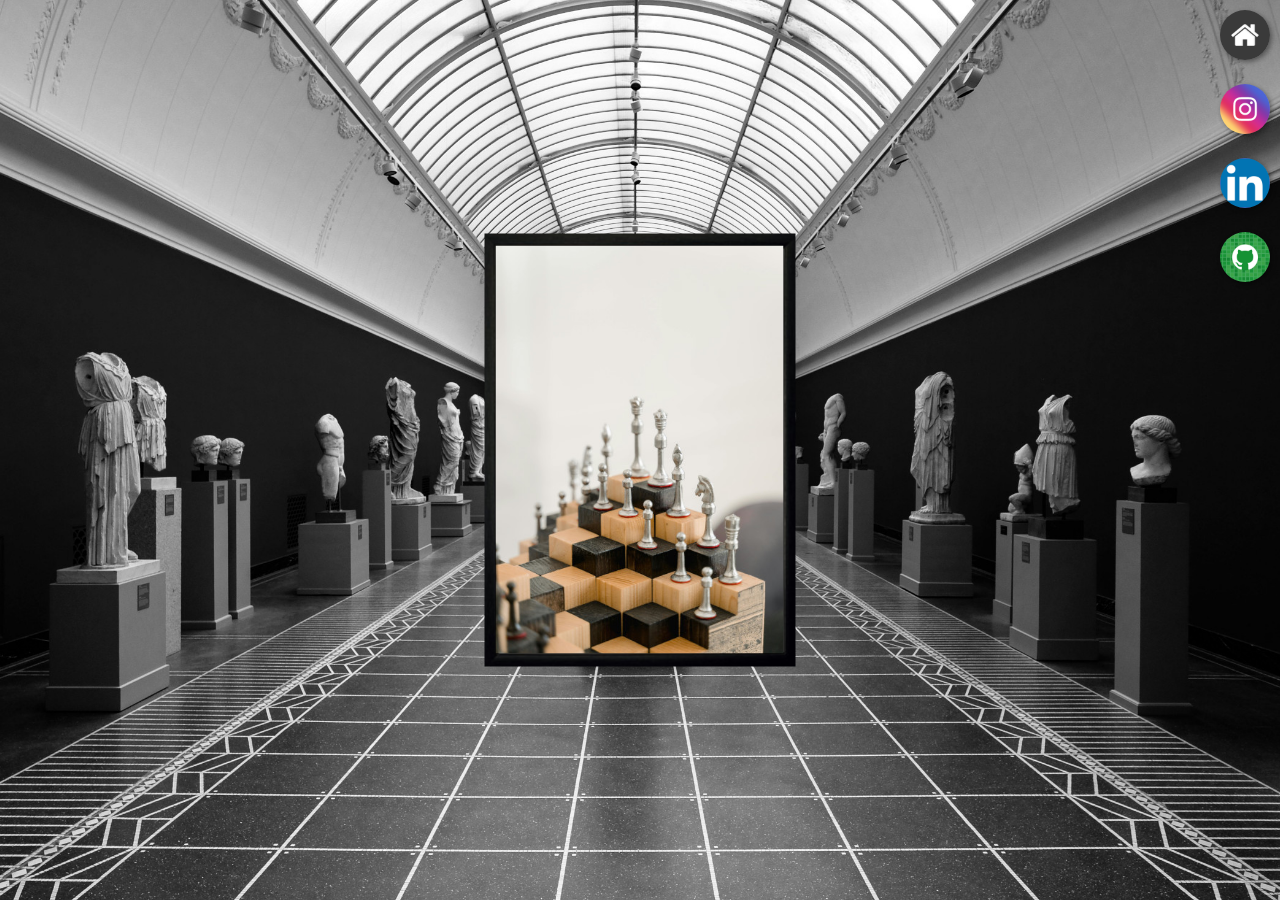
<file: index.html>
<!DOCTYPE html>
<html lang="pt-br">
<head>
    <meta charset="UTF-8">
    <meta http-equiv="X-UA-Compatible" content="IE=edge">
    <meta name="viewport" content="width=device-width, initial-scale=1.0">
    <title>Projeto Redes Sociais</title>
    <link rel="shortcut icon" href="favicon.ico" type="image/x-icon">
    <link rel="stylesheet" href="estilos/style.css">
</head>
<body>
    <main>
        <section id="quadro">
            <iframe src="home.html" name="tela" id="tela" frameborder="0">
                Seu navegador não é compatível com isso
            </iframe>
        </section>

        <section id="menu">
            <a href="home.html" target="tela"><img src="imagens/logo-home.jpg" alt=""></a><br>
            <a href="instagram.html" target="tela"><img src="imagens/logo-instagram.jpg" alt=""></a><br>
            <a href="linkedin.html" target="tela"><img src="imagens/logo-linkedin.jpg" alt=""></a><br>
            <a href="github.html" target="tela"><img src="imagens/logo-github.jpg" alt=""></a>
        </section>
    </main>
</body>
</html>
</file>
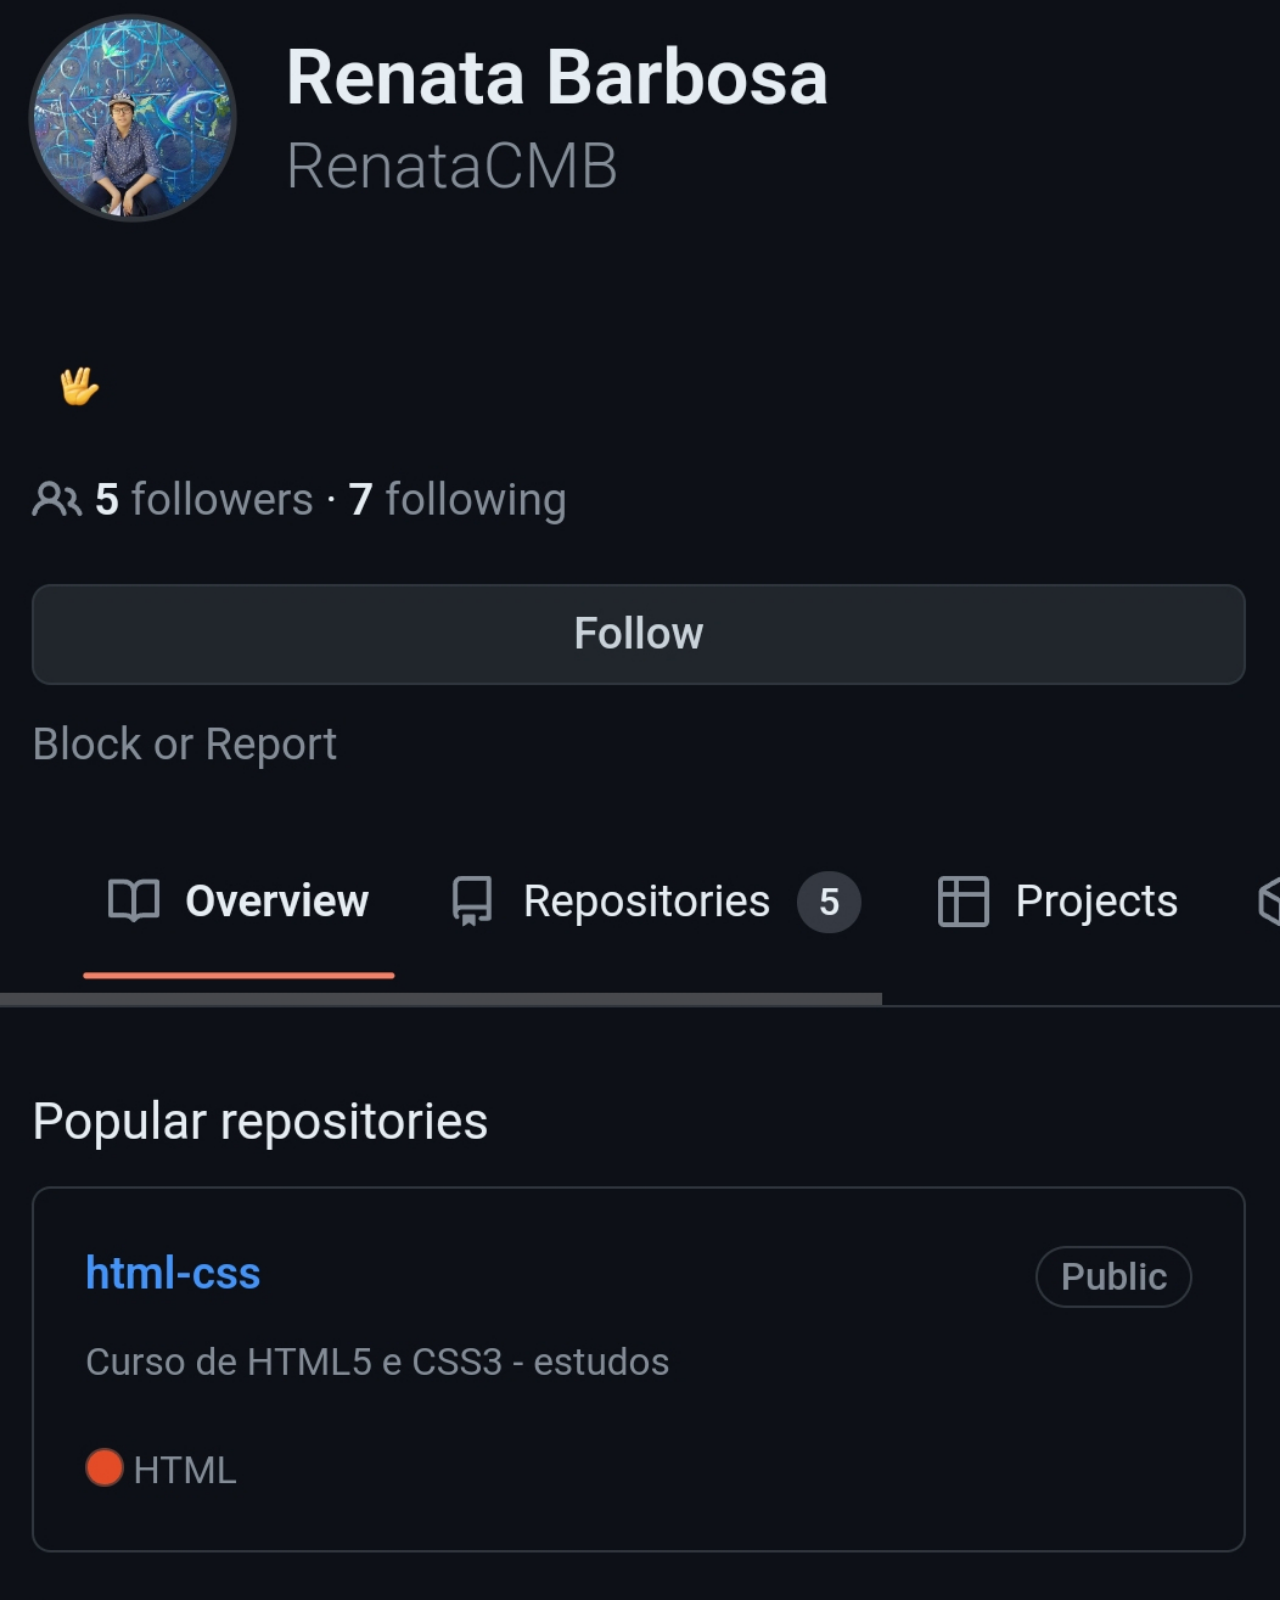
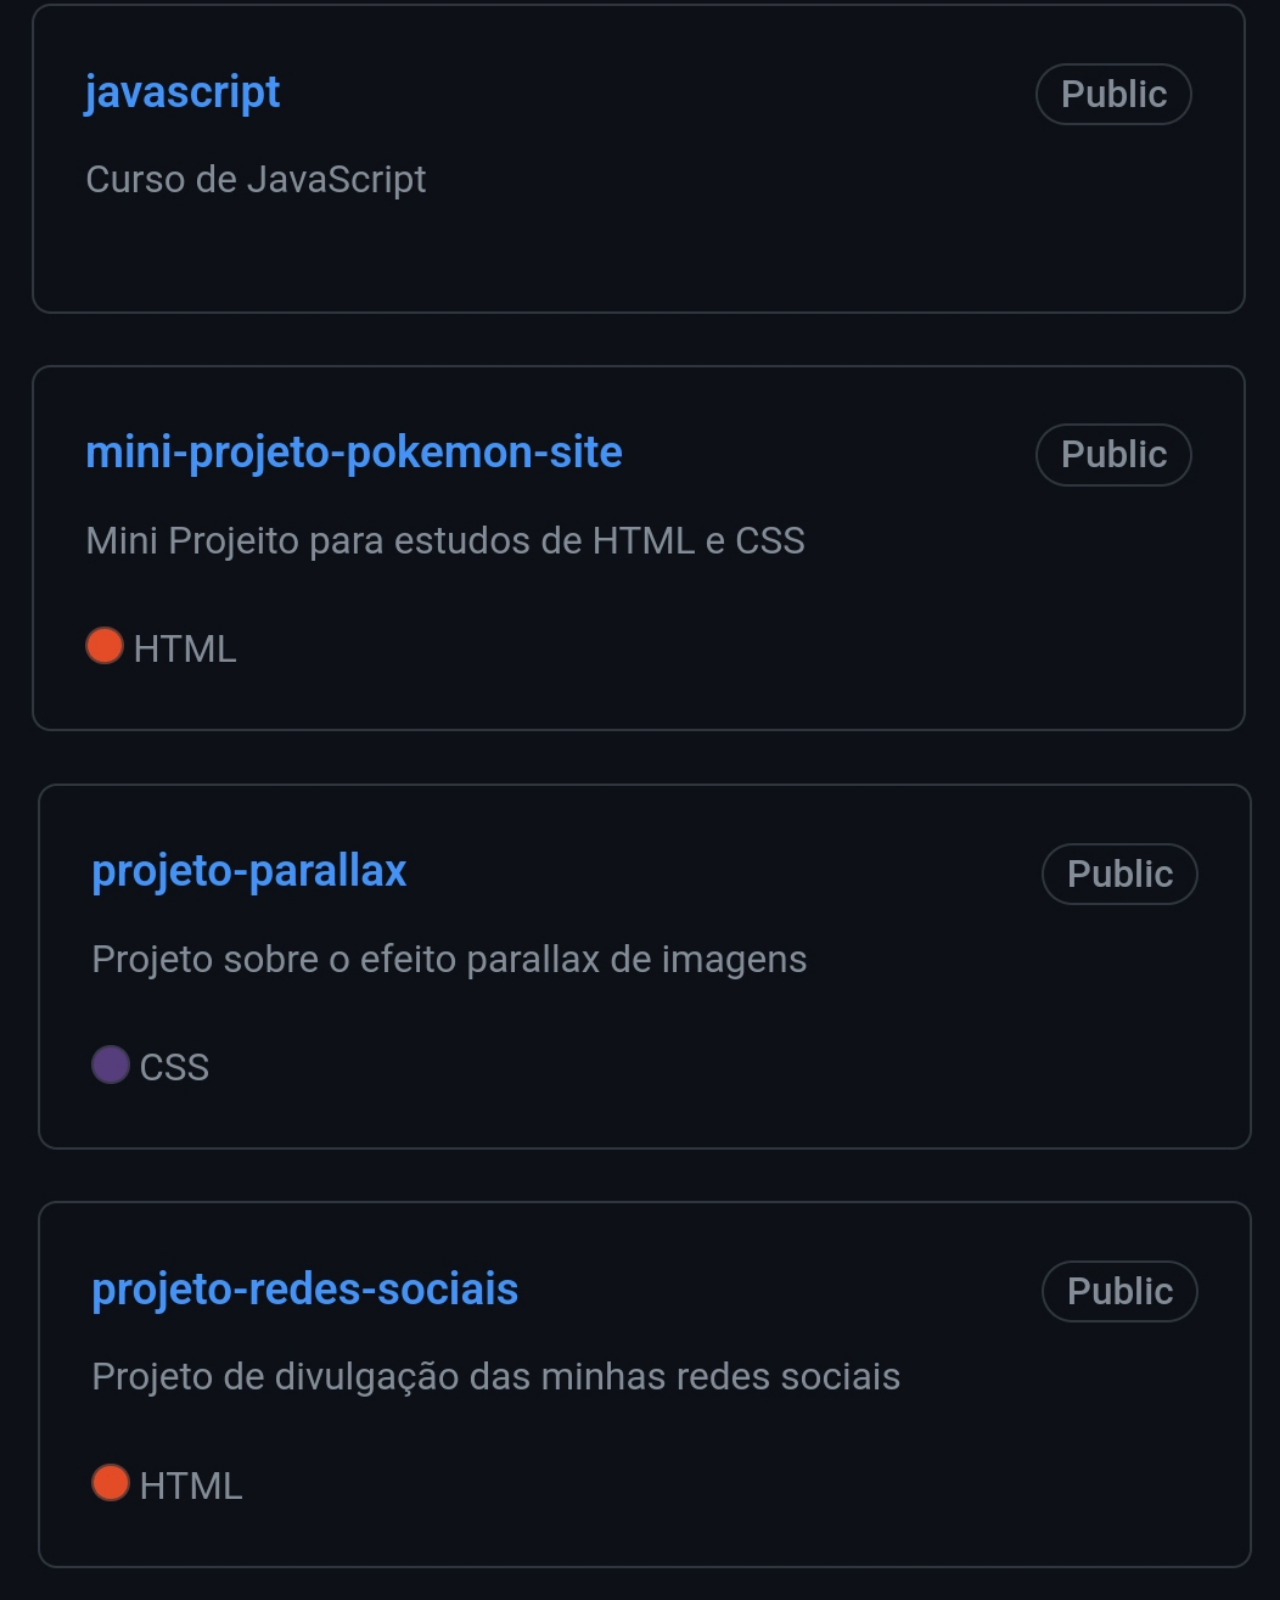
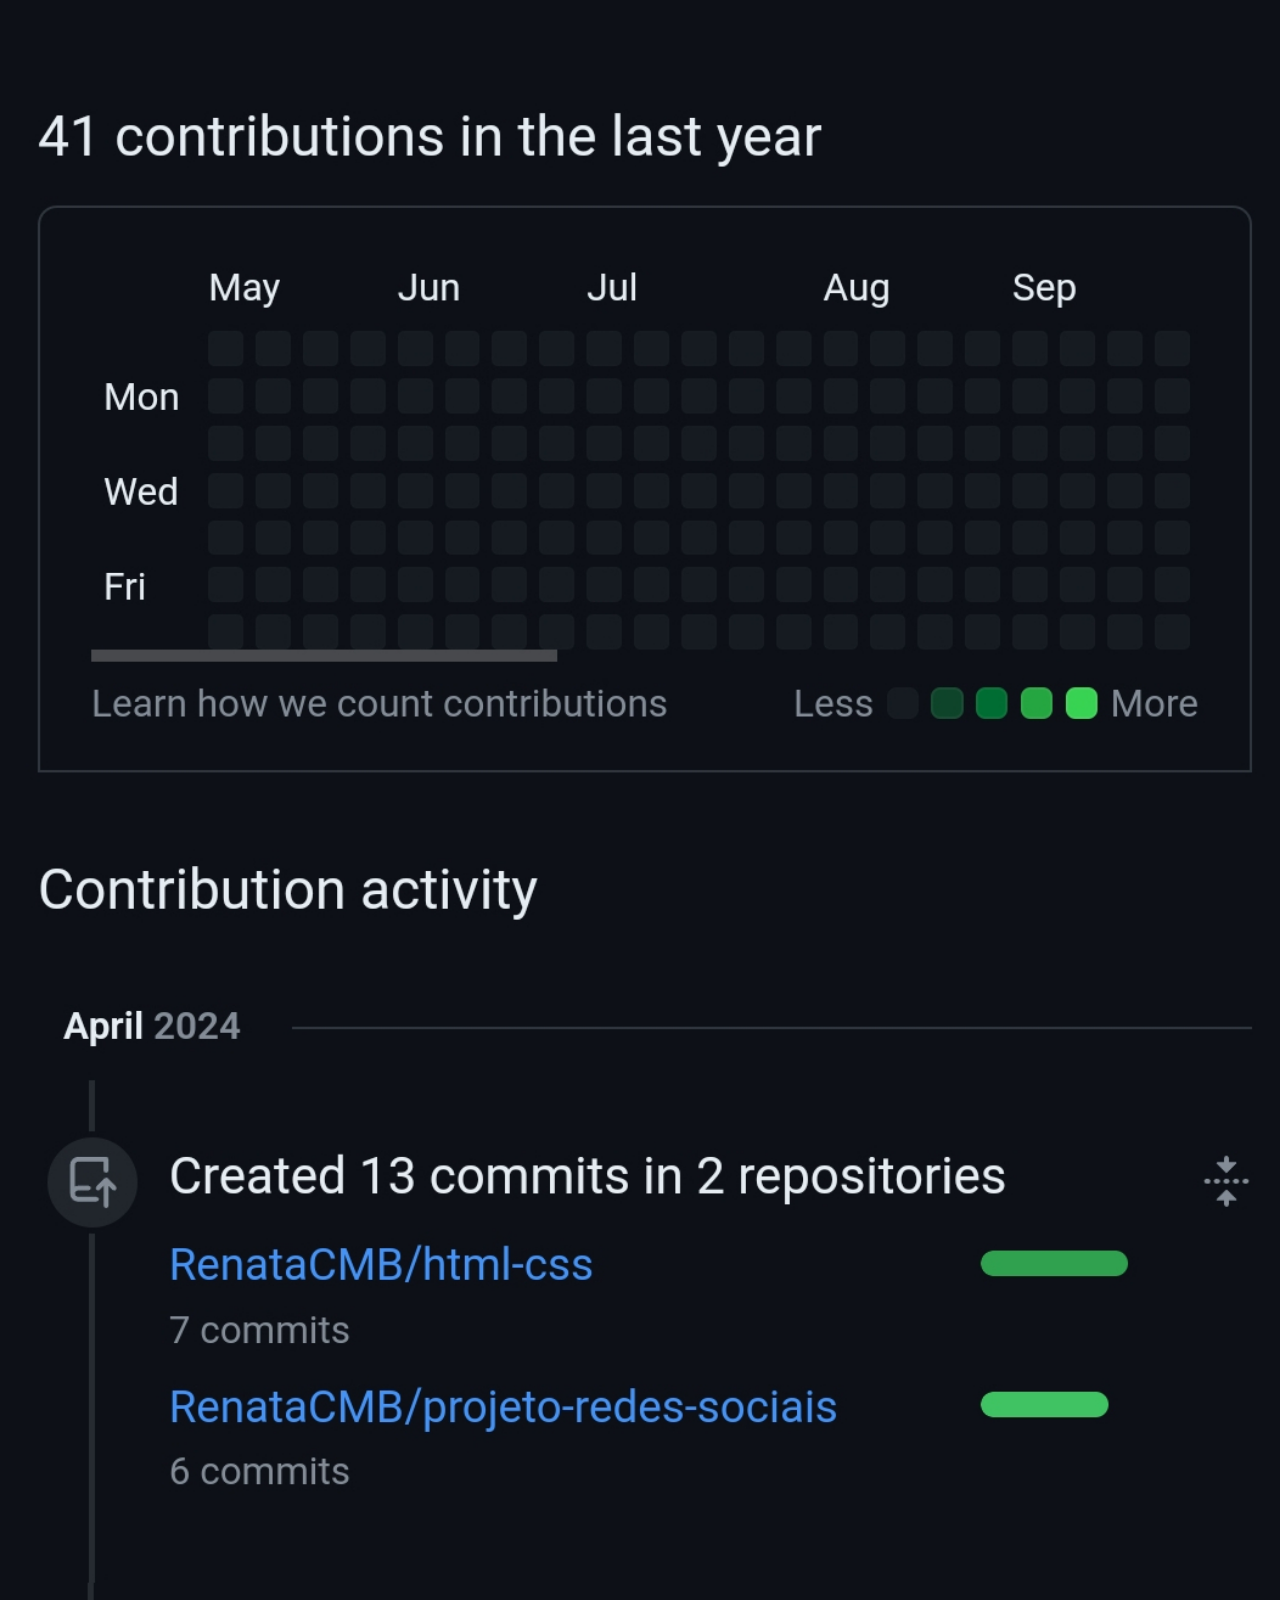
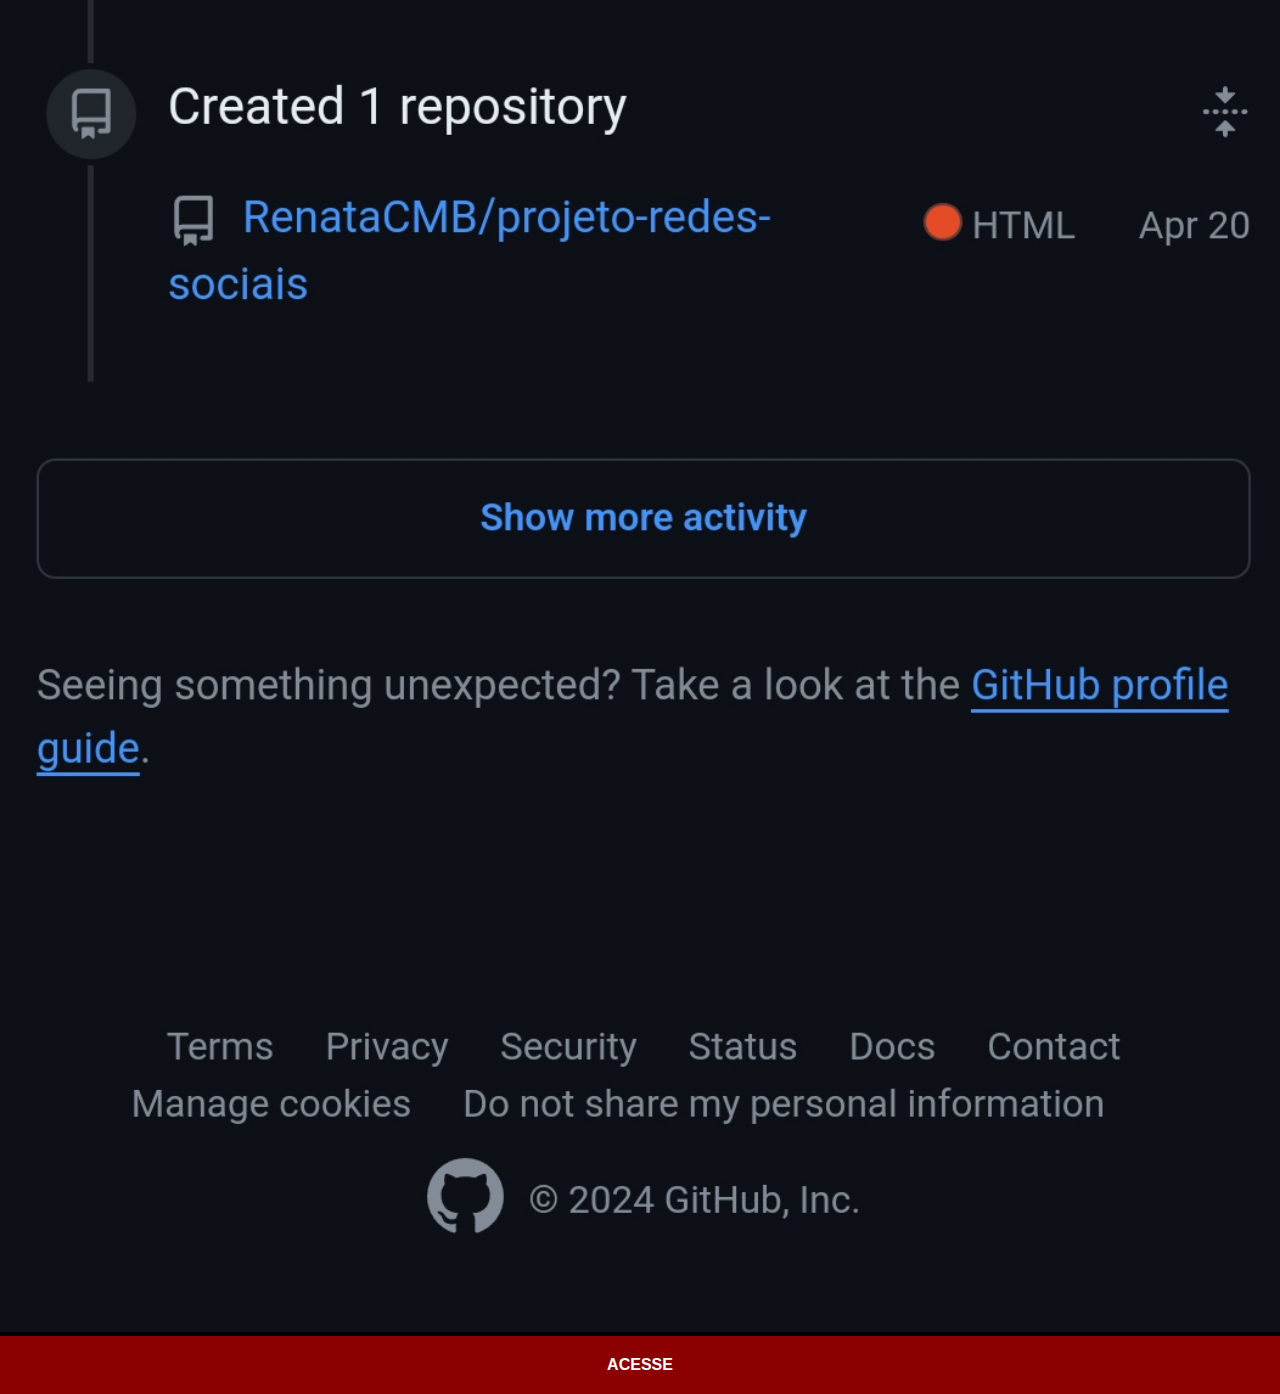
<file: github.html>
<!DOCTYPE html>
<html lang="pt-br">
<head>
    <meta charset="UTF-8">
    <meta http-equiv="X-UA-Compatible" content="IE=edge">
    <meta name="viewport" content="width=device-width, initial-scale=1.0">
    <title>GitHub</title>
    <link rel="stylesheet" href="estilos/social.css">
</head>
<body>
    <img src="imagens/github-ok.jpg" alt="GitHub">
    <a href="https://github.com/RenataCMB" target="_blank">ACESSE</a>
</body>
</html>
</file>
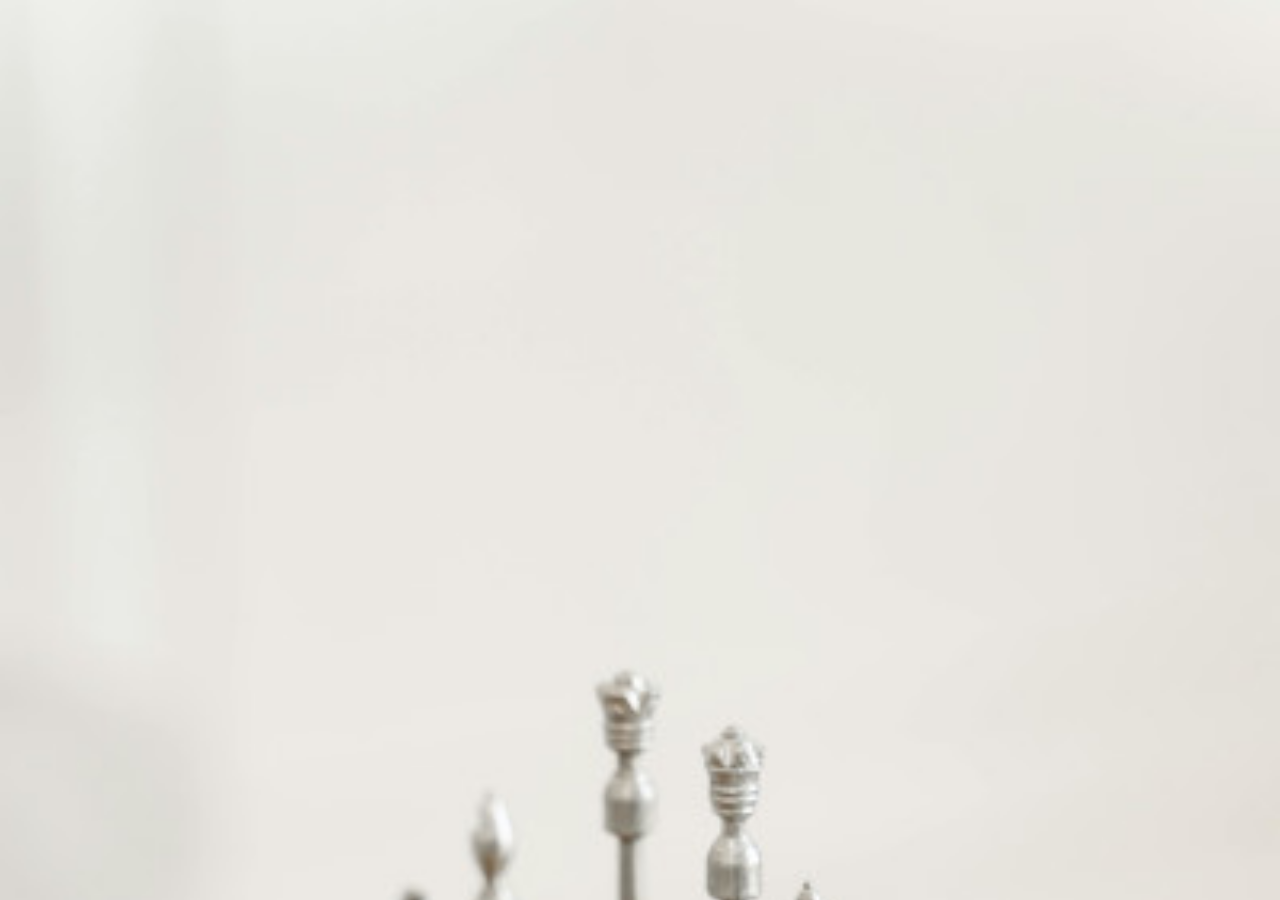
<file: home.html>
<!DOCTYPE html>
<html lang="pt-br">
<head>
    <meta charset="UTF-8">
    <meta http-equiv="X-UA-Compatible" content="IE=edge">
    <meta name="viewport" content="width=device-width, initial-scale=1.0">
    <title>Home</title>
    <style>
        *{
            margin: 0px;
            padding: 0px;
        }

        body {
            height: 100vh;
            width: 100vw;
            background: black url('imagens/fundo-plano.jpg') no-repeat top center;
            background-size: cover;
        }
    </style>
</head>
<body>
    
</body>
</html>
</file>
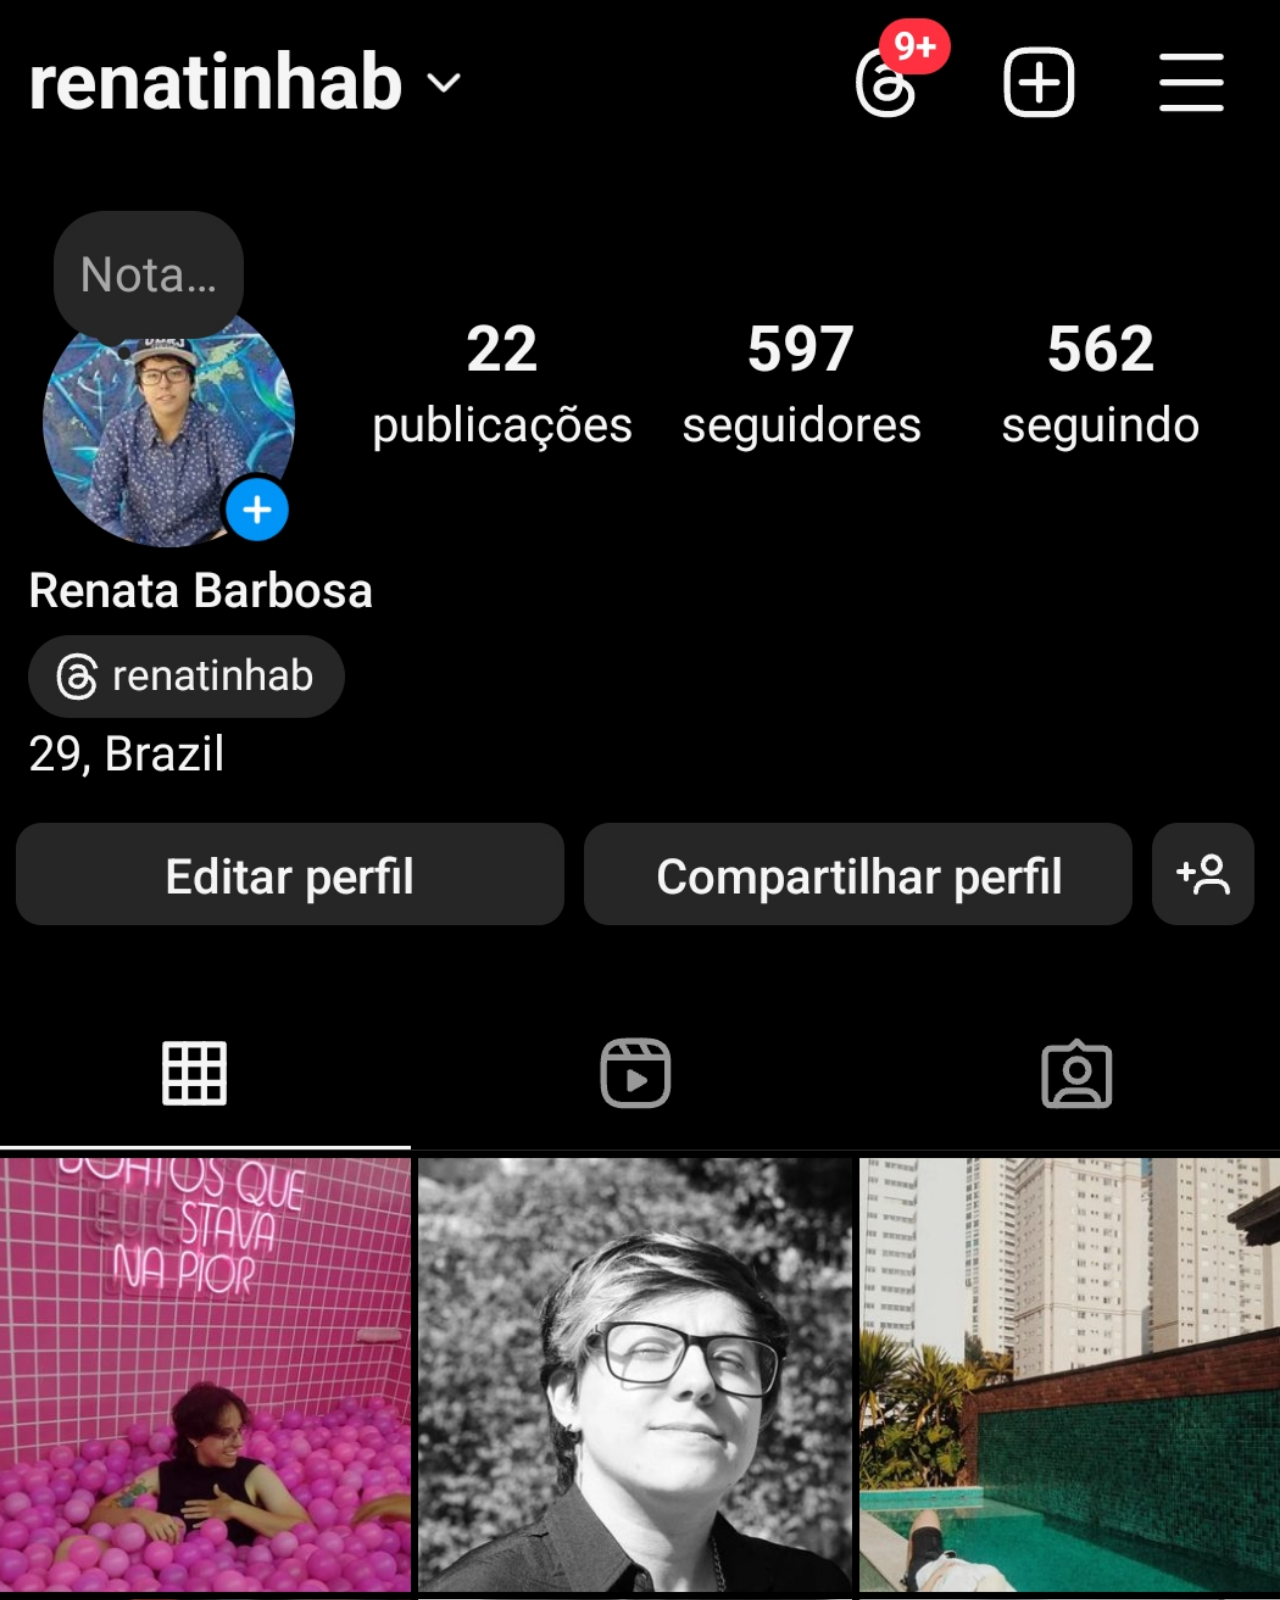
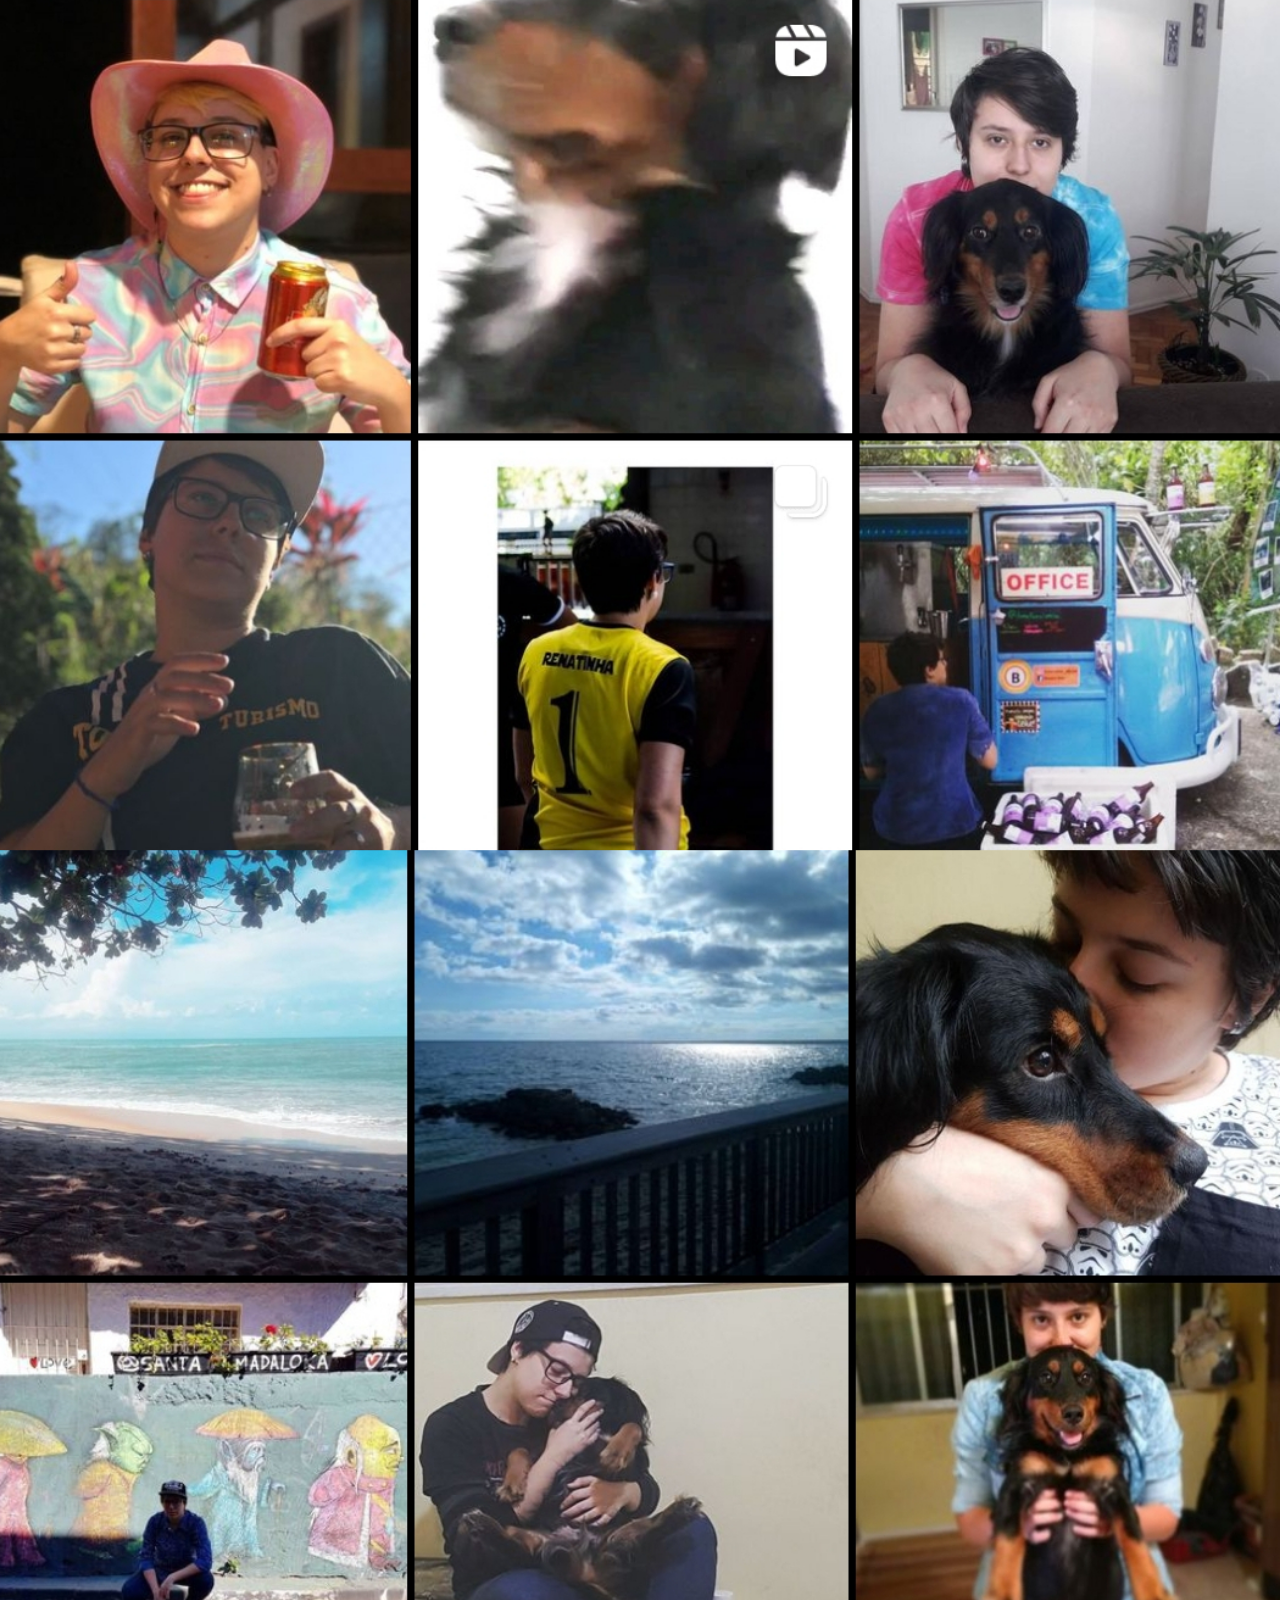
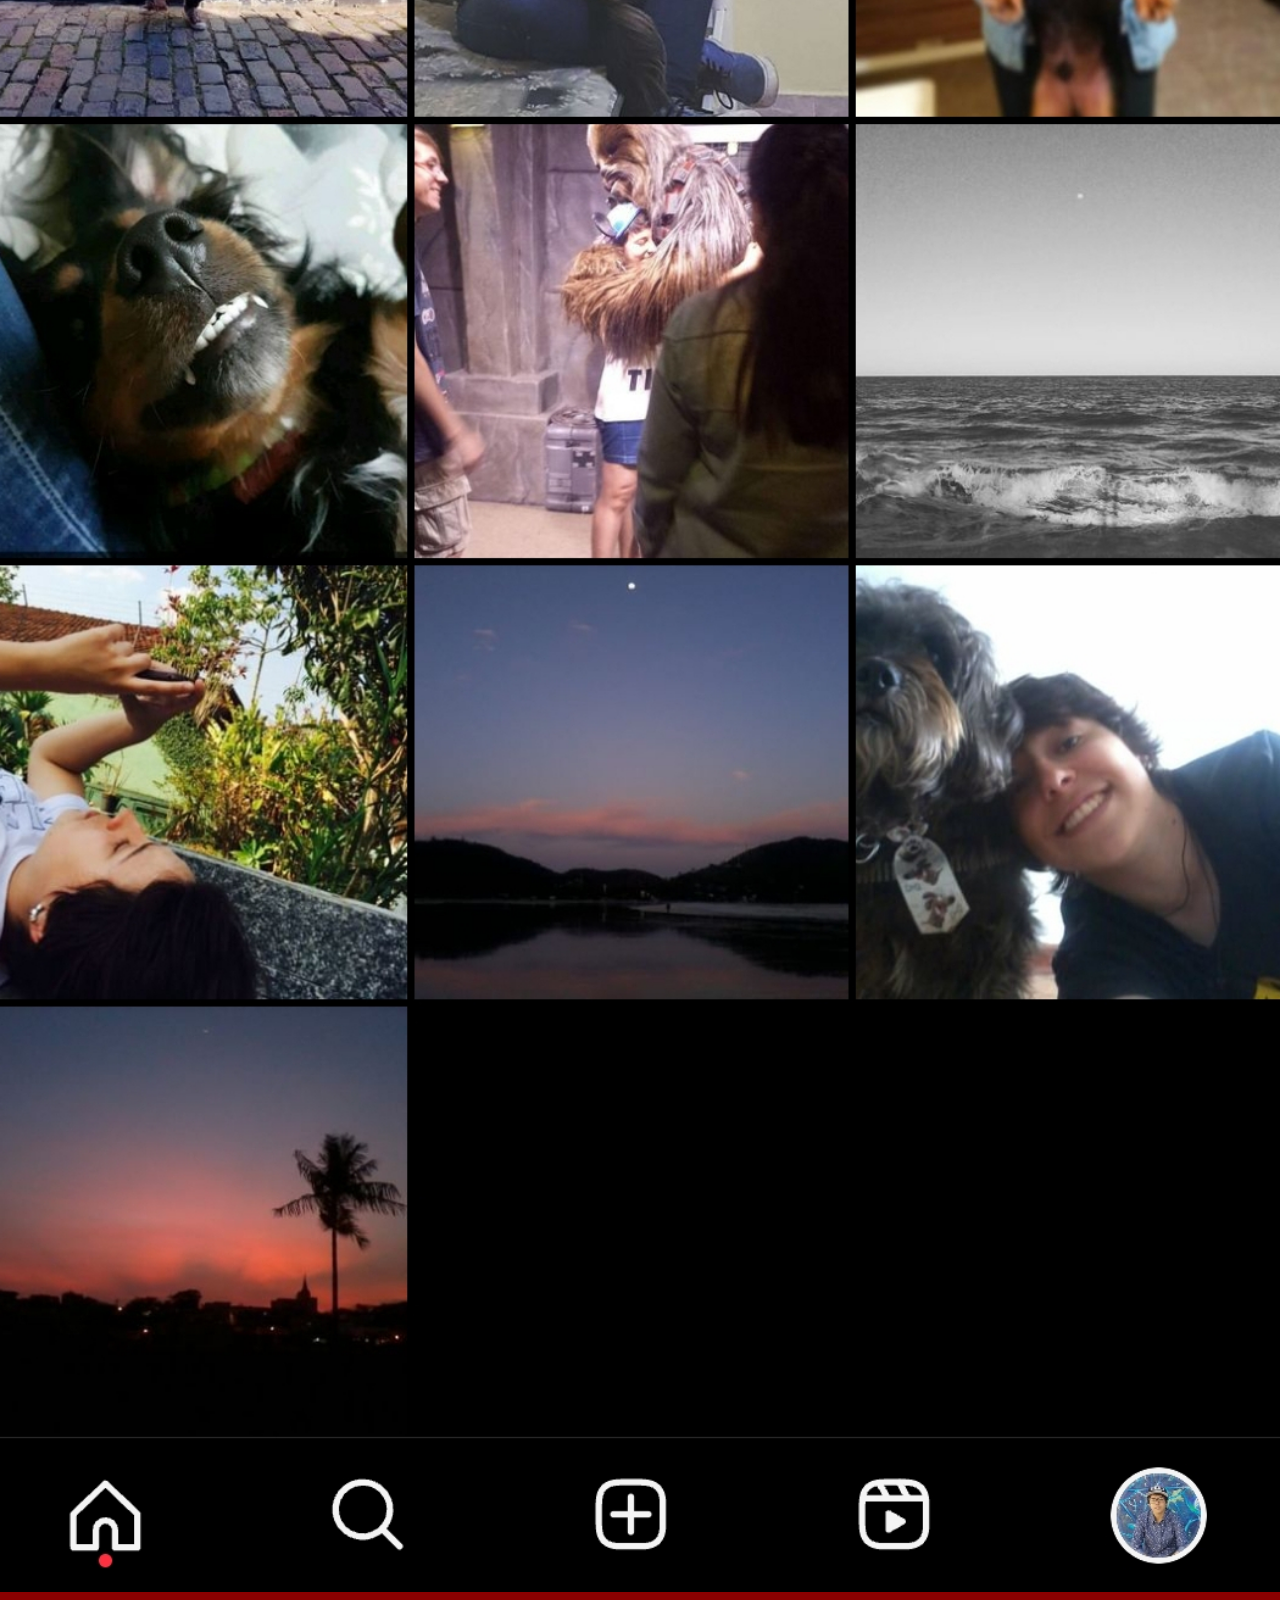
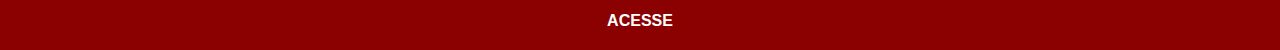
<file: instagram.html>
<!DOCTYPE html>
<html lang="pt-br">
<head>
    <meta charset="UTF-8">
    <meta http-equiv="X-UA-Compatible" content="IE=edge">
    <meta name="viewport" content="width=device-width, initial-scale=1.0">
    <title>Instagram</title>
    <link rel="stylesheet" href="estilos/social.css">
</head>
<body>
    <img src="imagens/instgram-ok.jpg" alt="Instagram">
    <a href="https://www.instagram.com/renatinhab/" target="_blank">ACESSE</a>
</body>
</html>
</file>
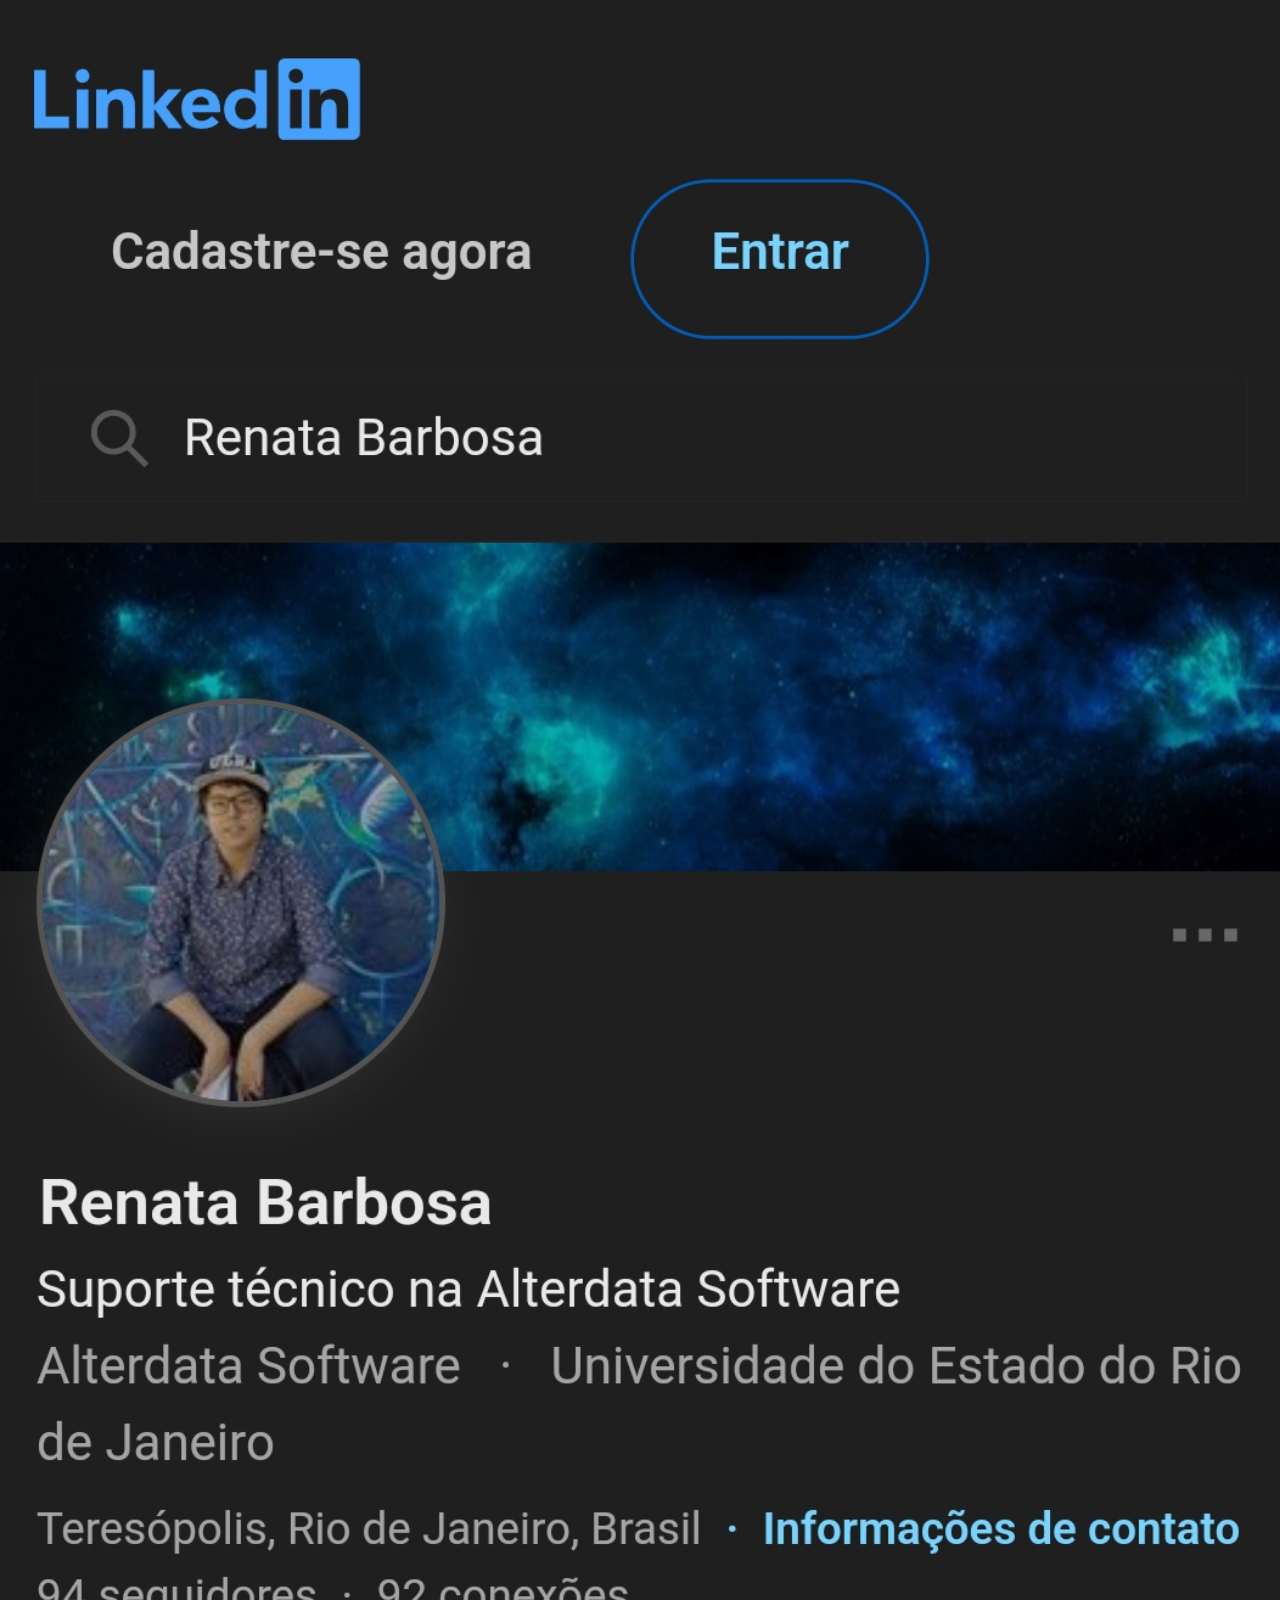
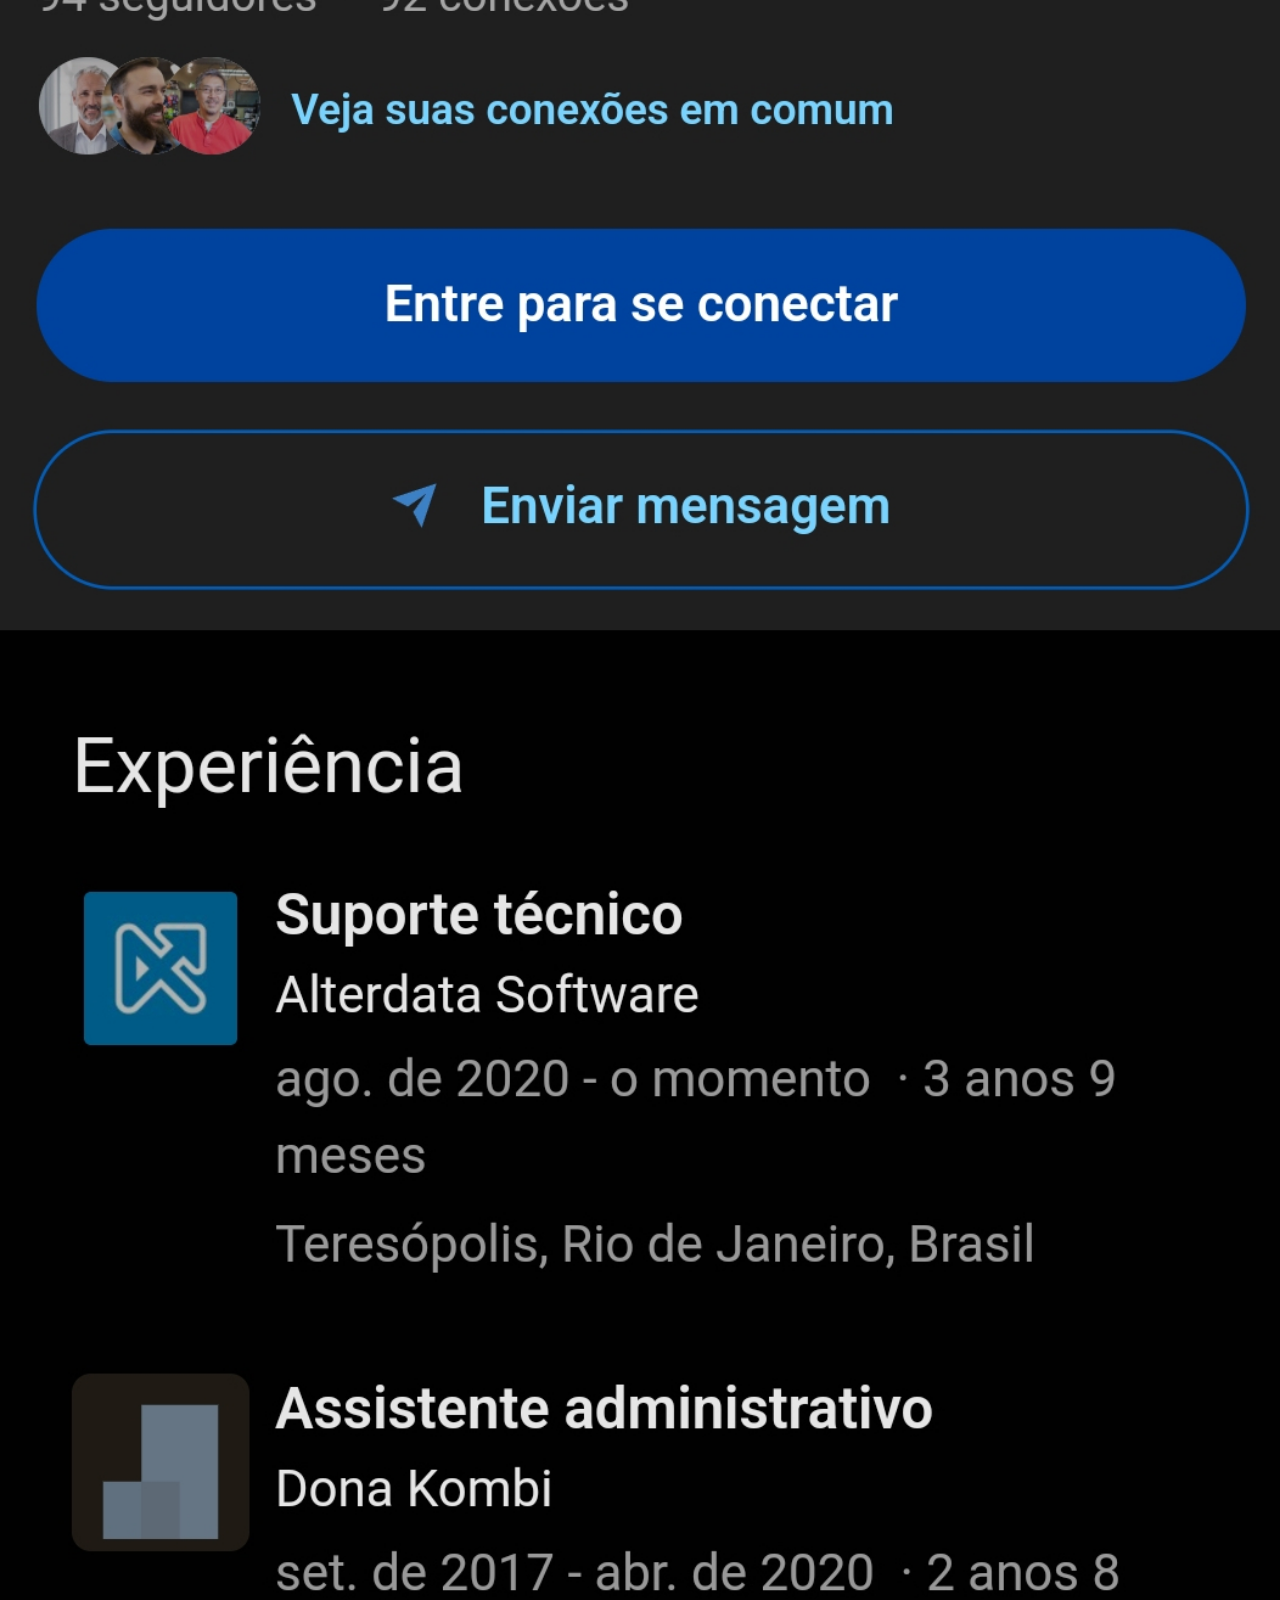
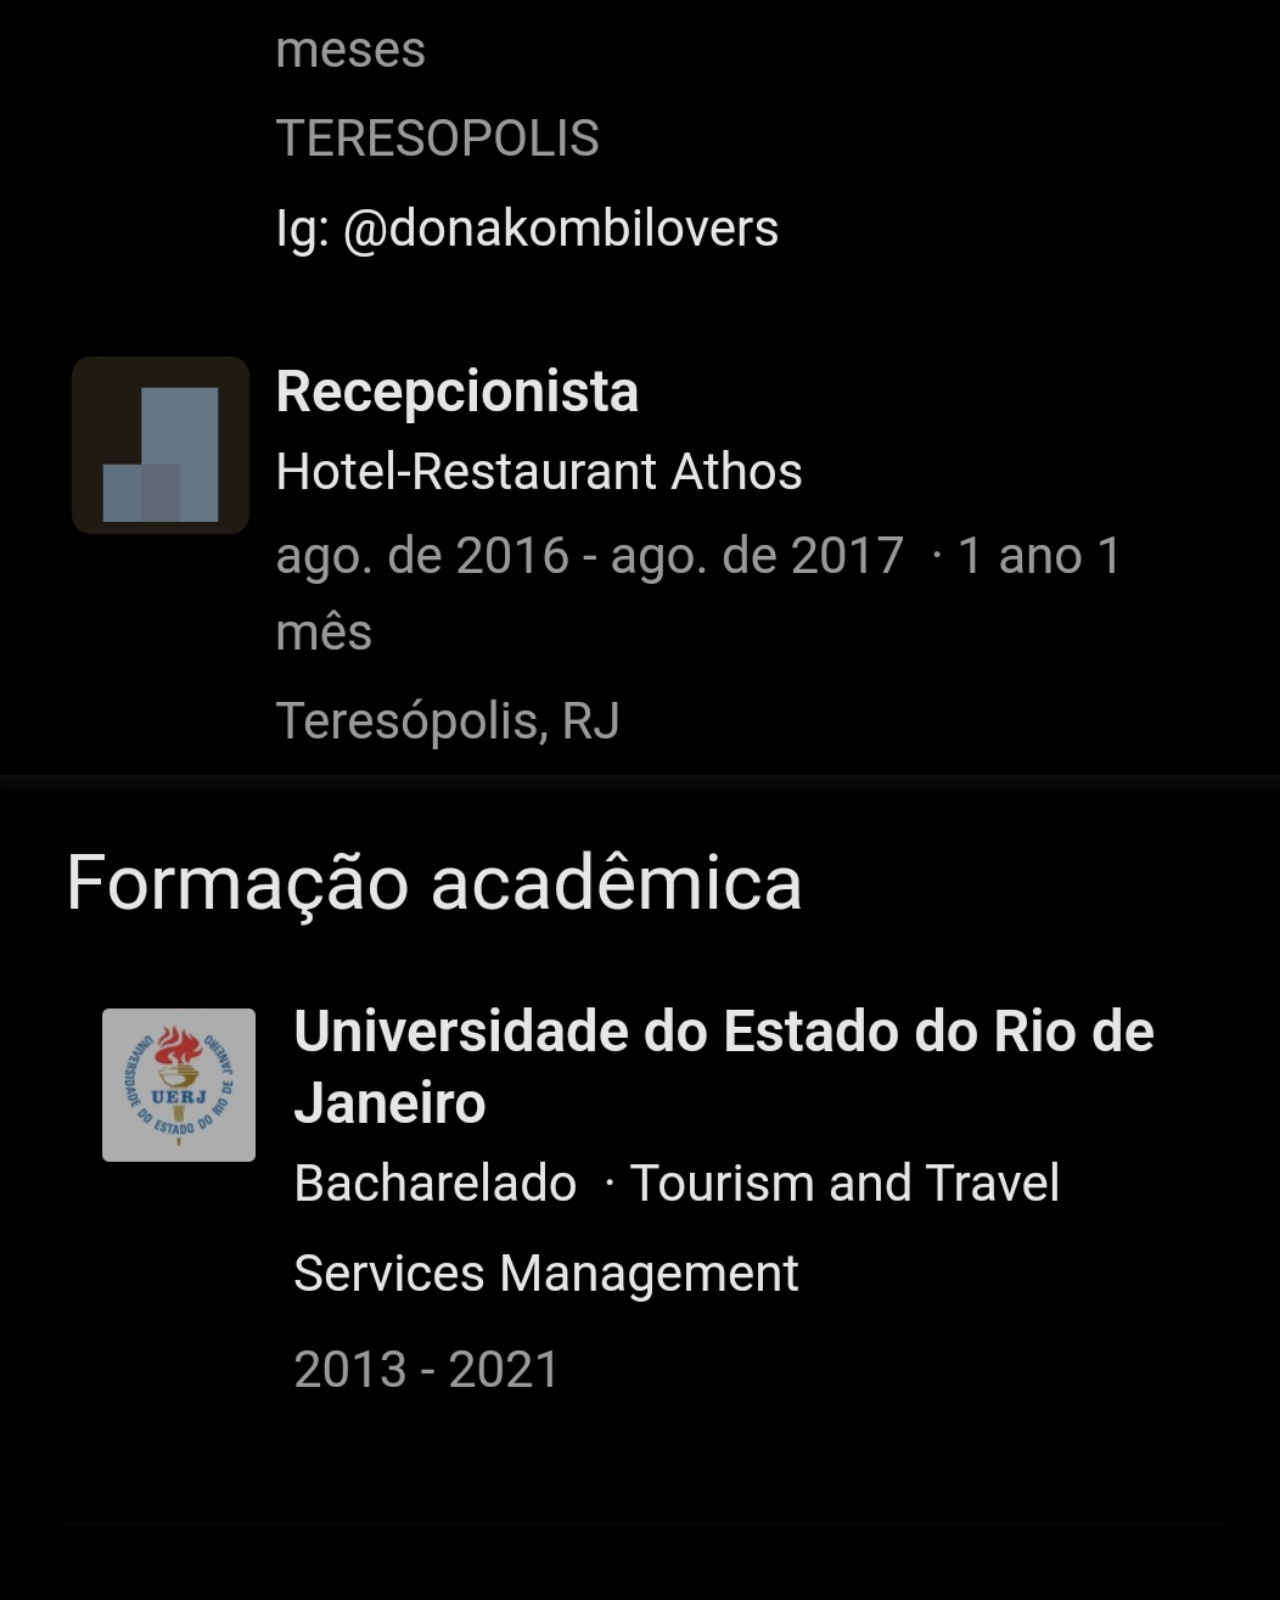
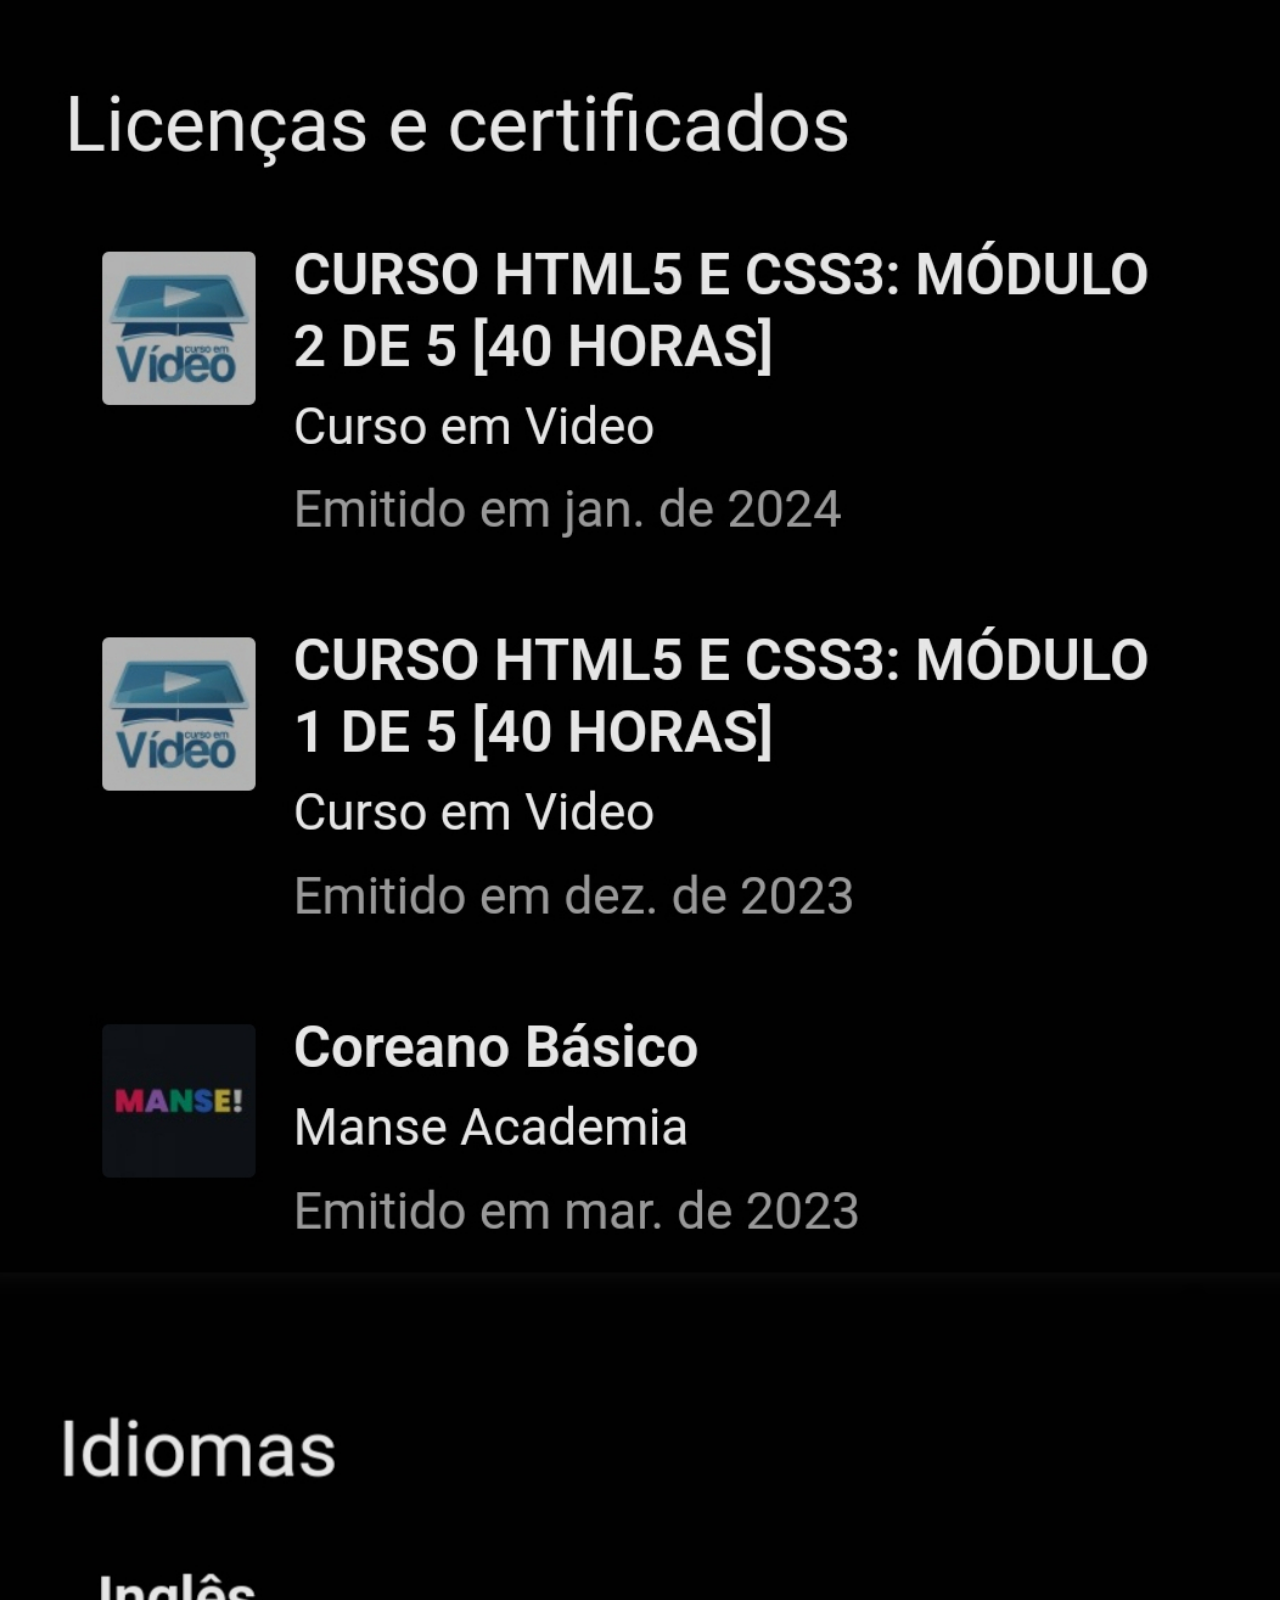
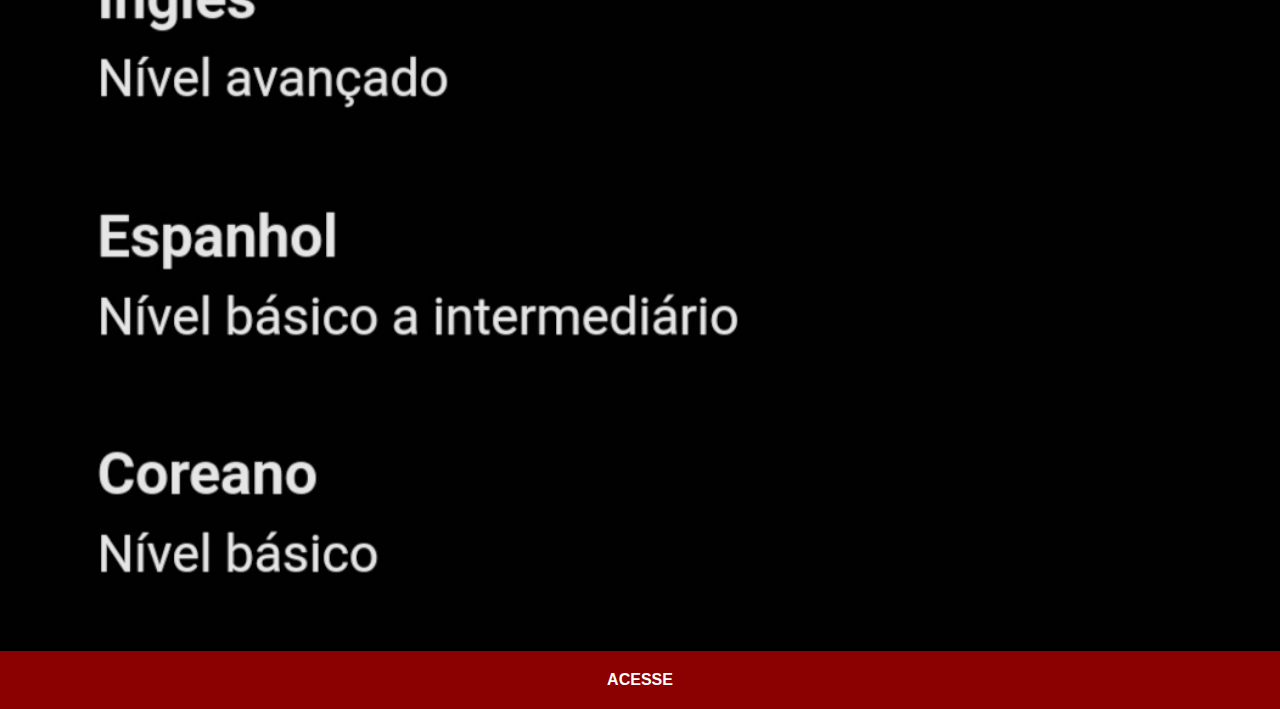
<file: linkedin.html>
<!DOCTYPE html>
<html lang="pt-br">
<head>
    <meta charset="UTF-8">
    <meta http-equiv="X-UA-Compatible" content="IE=edge">
    <meta name="viewport" content="width=device-width, initial-scale=1.0">
    <title>Linkedin</title>
    <link rel="stylesheet" href="estilos/social.css">
</head>
<body>
    <img src="imagens/linkedin-ok.jpg" alt="Linkedin">
    <a href="https://www.linkedin.com/in/renata-barbosa-8b9653145/" target="_blank">ACESSE</a>
</body>
</html>
</file>
<file: estilos/style.css>
@charset "UTF-8";

* {
    margin: 0px;
    padding: 0px;
    font-family: Arial, Helvetica, sans-serif;
}

html, body {
    height: 100vh;
    width: 100vw;
    background-color: black;
}

body {
    background: url('../imagens/plano-de-fundo.jpg') no-repeat top center;
    background-size: cover;
    background-attachment: fixed;
}

main {
    height: 100vh;
    position: relative;
}

section#quadro {
    height: 433px;
    width: 311px;
    position: absolute;
    top: 50%;
    left: 50%;
    transform: translate(-50%, -50%);
    background: url('../imagens/frame.jpg') no-repeat;
}

iframe#tela {
    position: relative;
    top: 12.1px;
    left: 11.1px;
    width: 287.5px;
    height: 408px;
    background-color: black;
}

section#menu {
    text-align: right;
}

section#menu img {
    width: 50px;
    height: 50px;
    margin: 10px;
    border-radius: 50%;
    box-shadow: 2px 2px 5px rgba(0, 0, 0, 0.411);
    box-sizing: border-box;

}

section#menu img:hover {
    border: 2px solid white;
    transform: translate(-3px, -3px);
    box-shadow: 5px 5px 10px rgba(0, 0, 0, 0.527);
    transition: transform .1s;
}
</file>
<file: estilos/social.css>
@charset "UTF-8";

    * {
        margin: 0px;
        padding: 0px;
        font-family: Arial, Helvetica, sans-serif;
        background-color: black;
    }

    ::-webkit-scrollbar {
        width: 0px;
        height: 0px;
    }

    a {
        display: block;
        background-color: darkred;
        padding: 20px;
        text-align: center;
        font-weight: bolder;
        text-decoration: none;
        color: white;
    }

    img {
        width: 100vw;
    }

    a:hover {
        background-color: red;
    }
</style>
</file>
